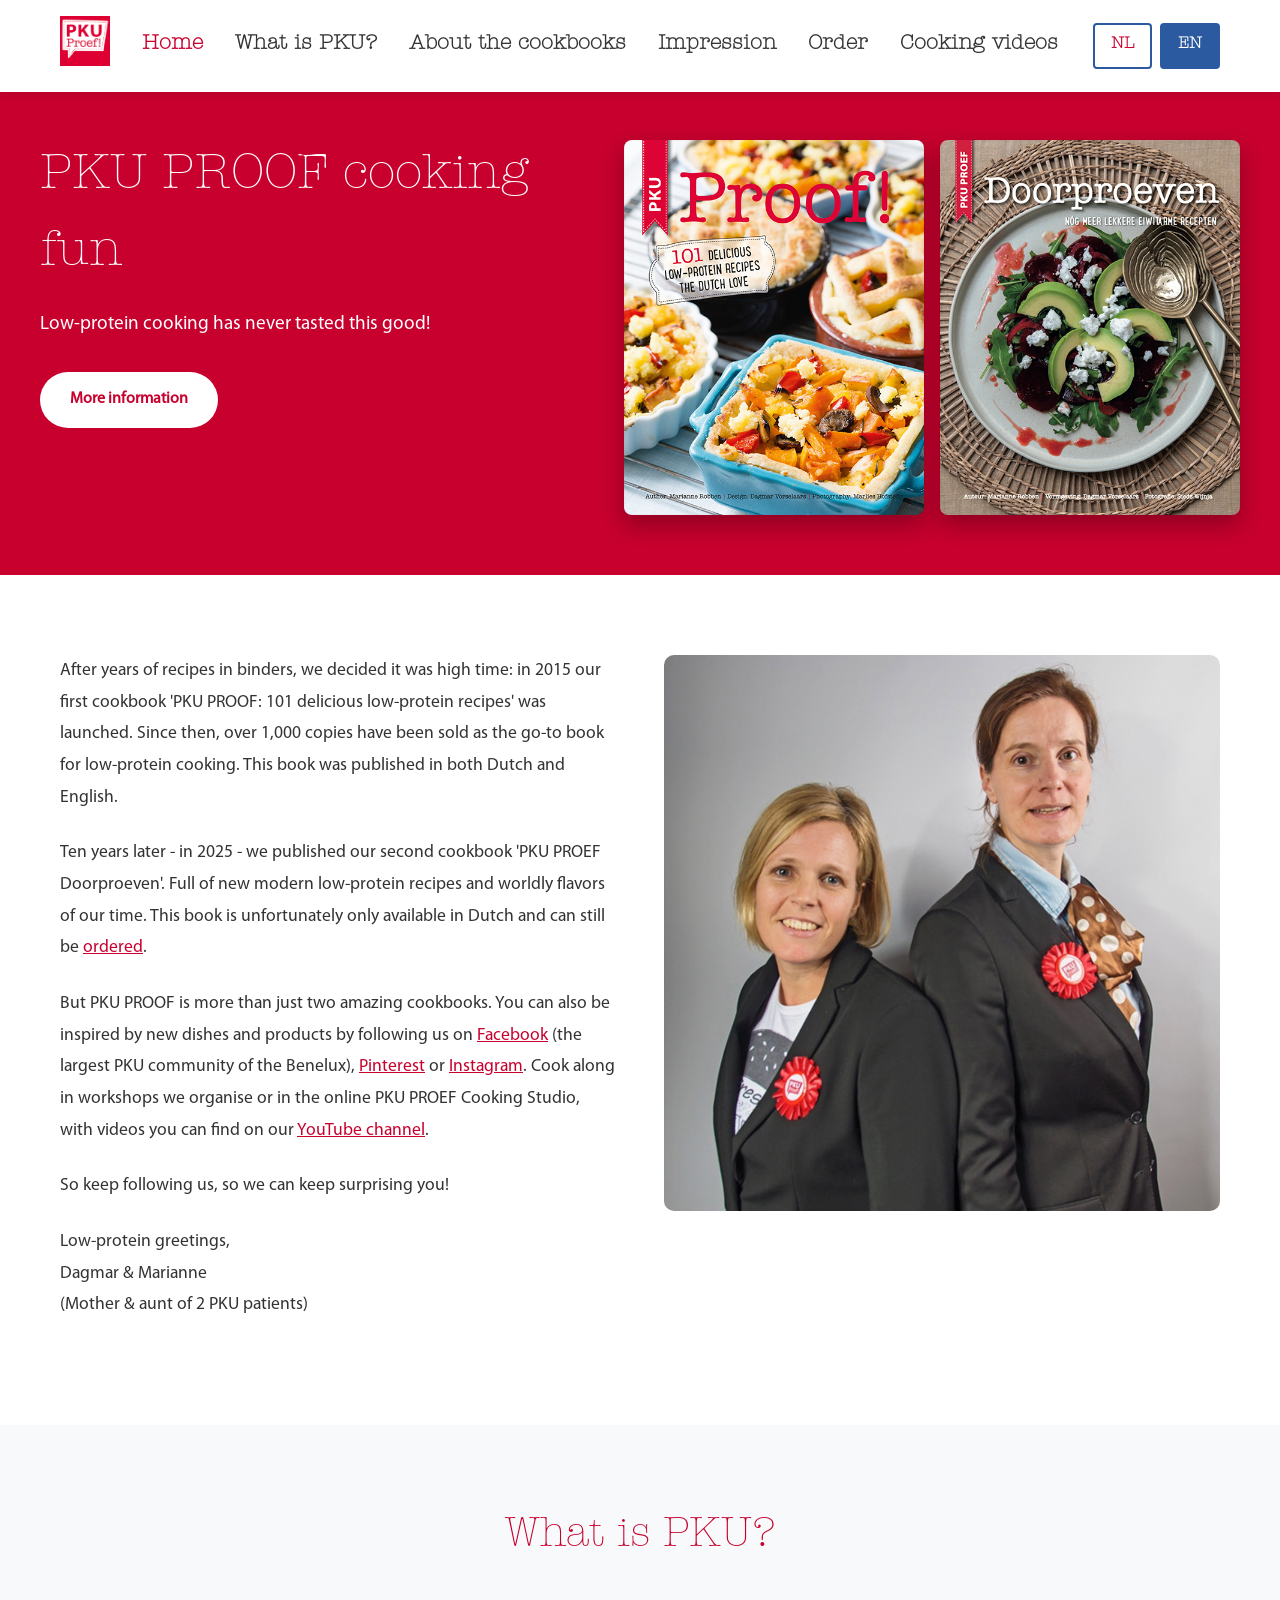
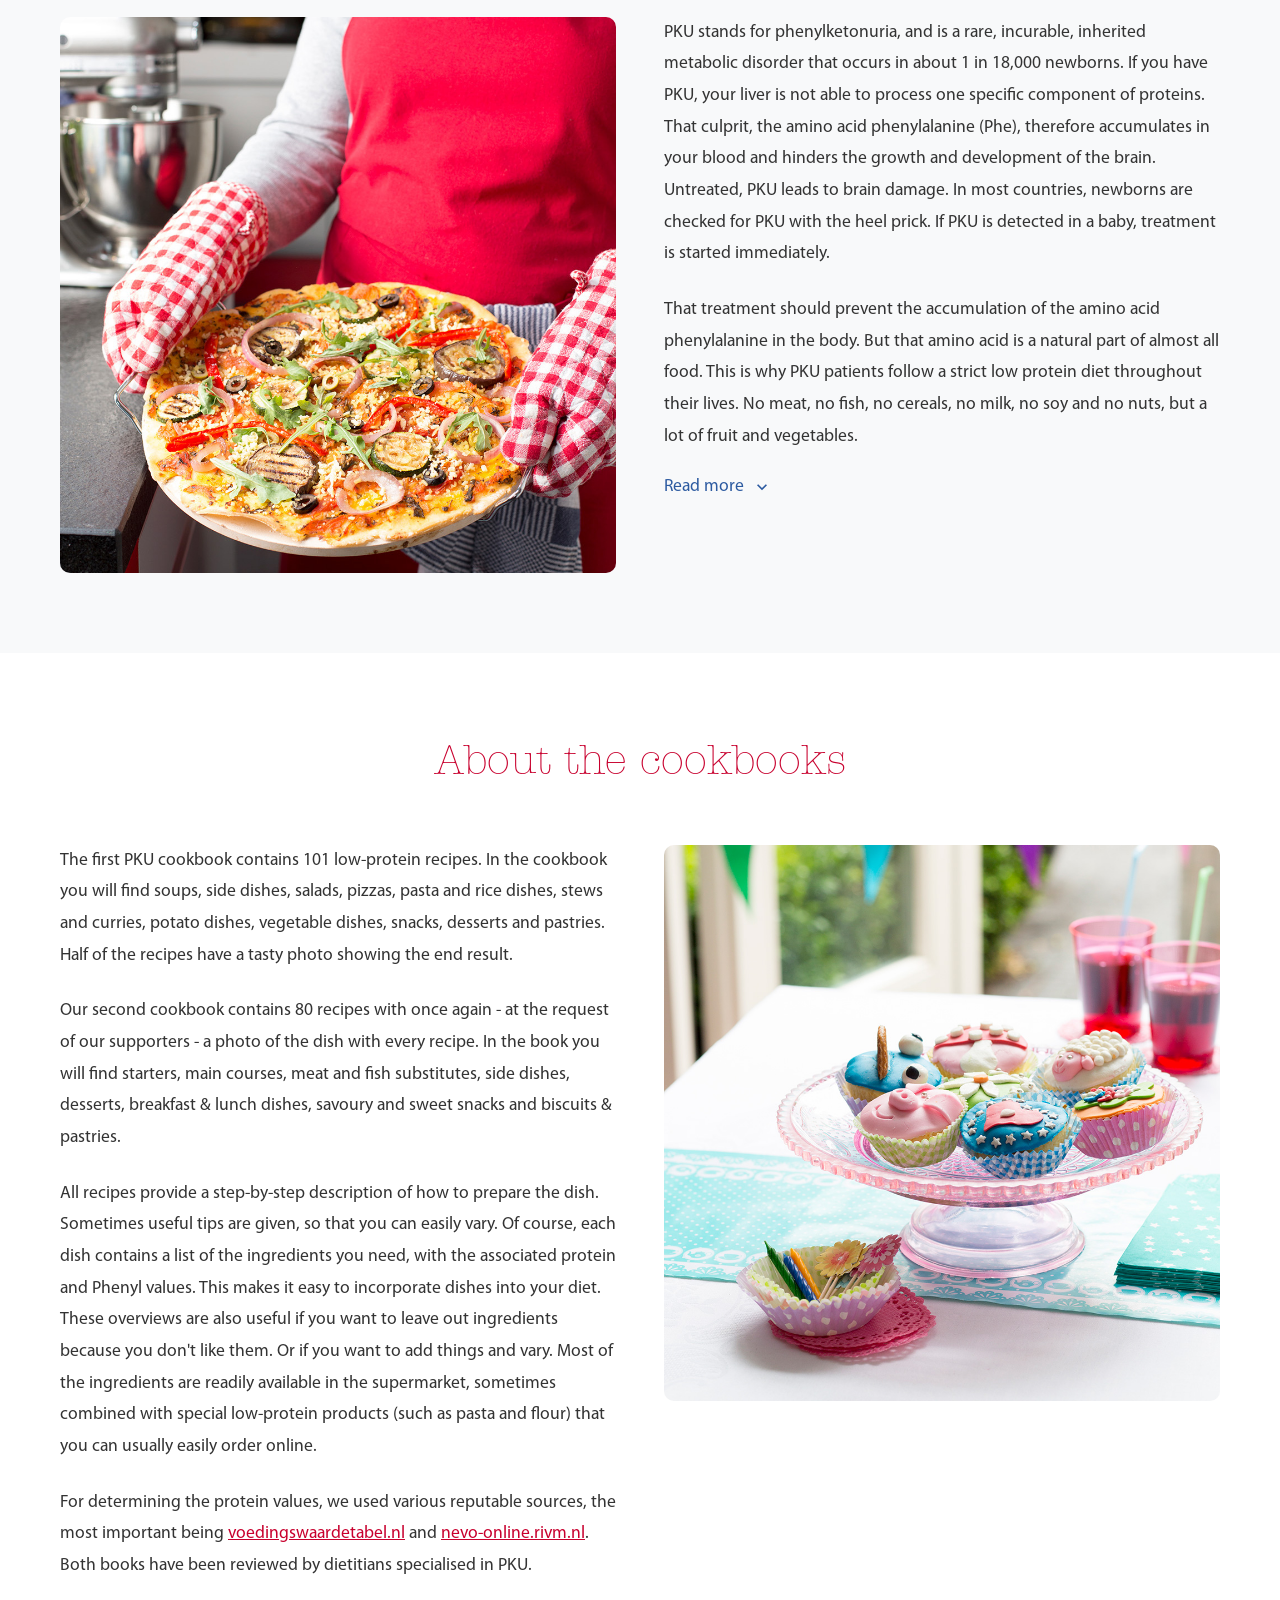
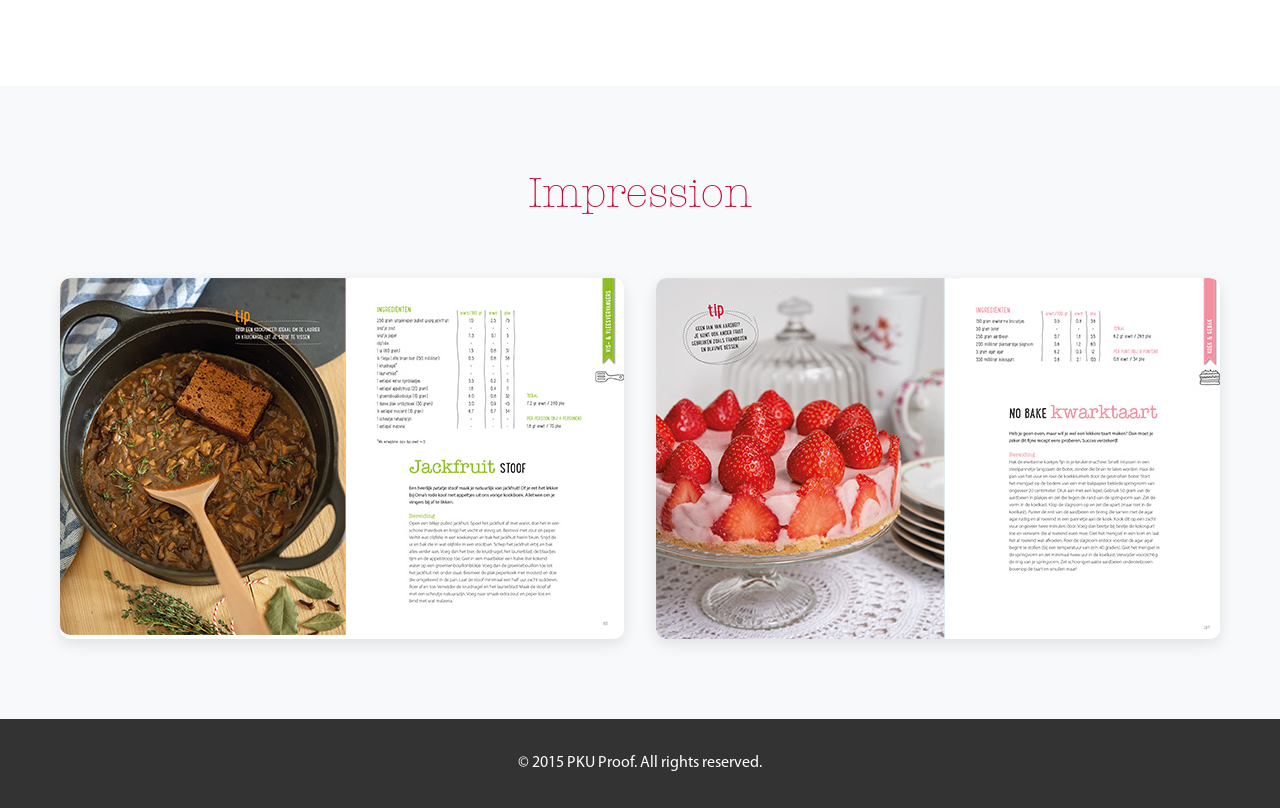
<file: index.html>
<!DOCTYPE html>
<html lang="nl">
<head>
    <meta charset="UTF-8">
    <meta name="viewport" content="width=device-width, initial-scale=1.0">
    <title>PKU Kookboek - Redirect</title>
    <link rel="alternate" hreflang="nl" href="https://pkuproef.nl/nl/">
    <link rel="alternate" hreflang="en" href="https://pkuproef.nl/en/">
    <link rel="alternate" hreflang="x-default" href="https://pkuproef.nl/nl/">
    <meta http-equiv="refresh" content="0; url=nl/index.html">
    <script>
        // Redirect naar NL versie (of EN op basis van browser taal)
        const userLang = navigator.language || navigator.userLanguage;
        if (userLang.startsWith('en')) {
            window.location.href = 'en/index.html';
        } else {
            window.location.href = 'nl/index.html';
        }
    </script>
</head>
<body>
    <p>Redirecting... / Doorverwijzen...</p>
    <p><a href="nl/index.html">Nederlands</a> | <a href="en/index.html">English</a></p>
</body>
</html>
</file>
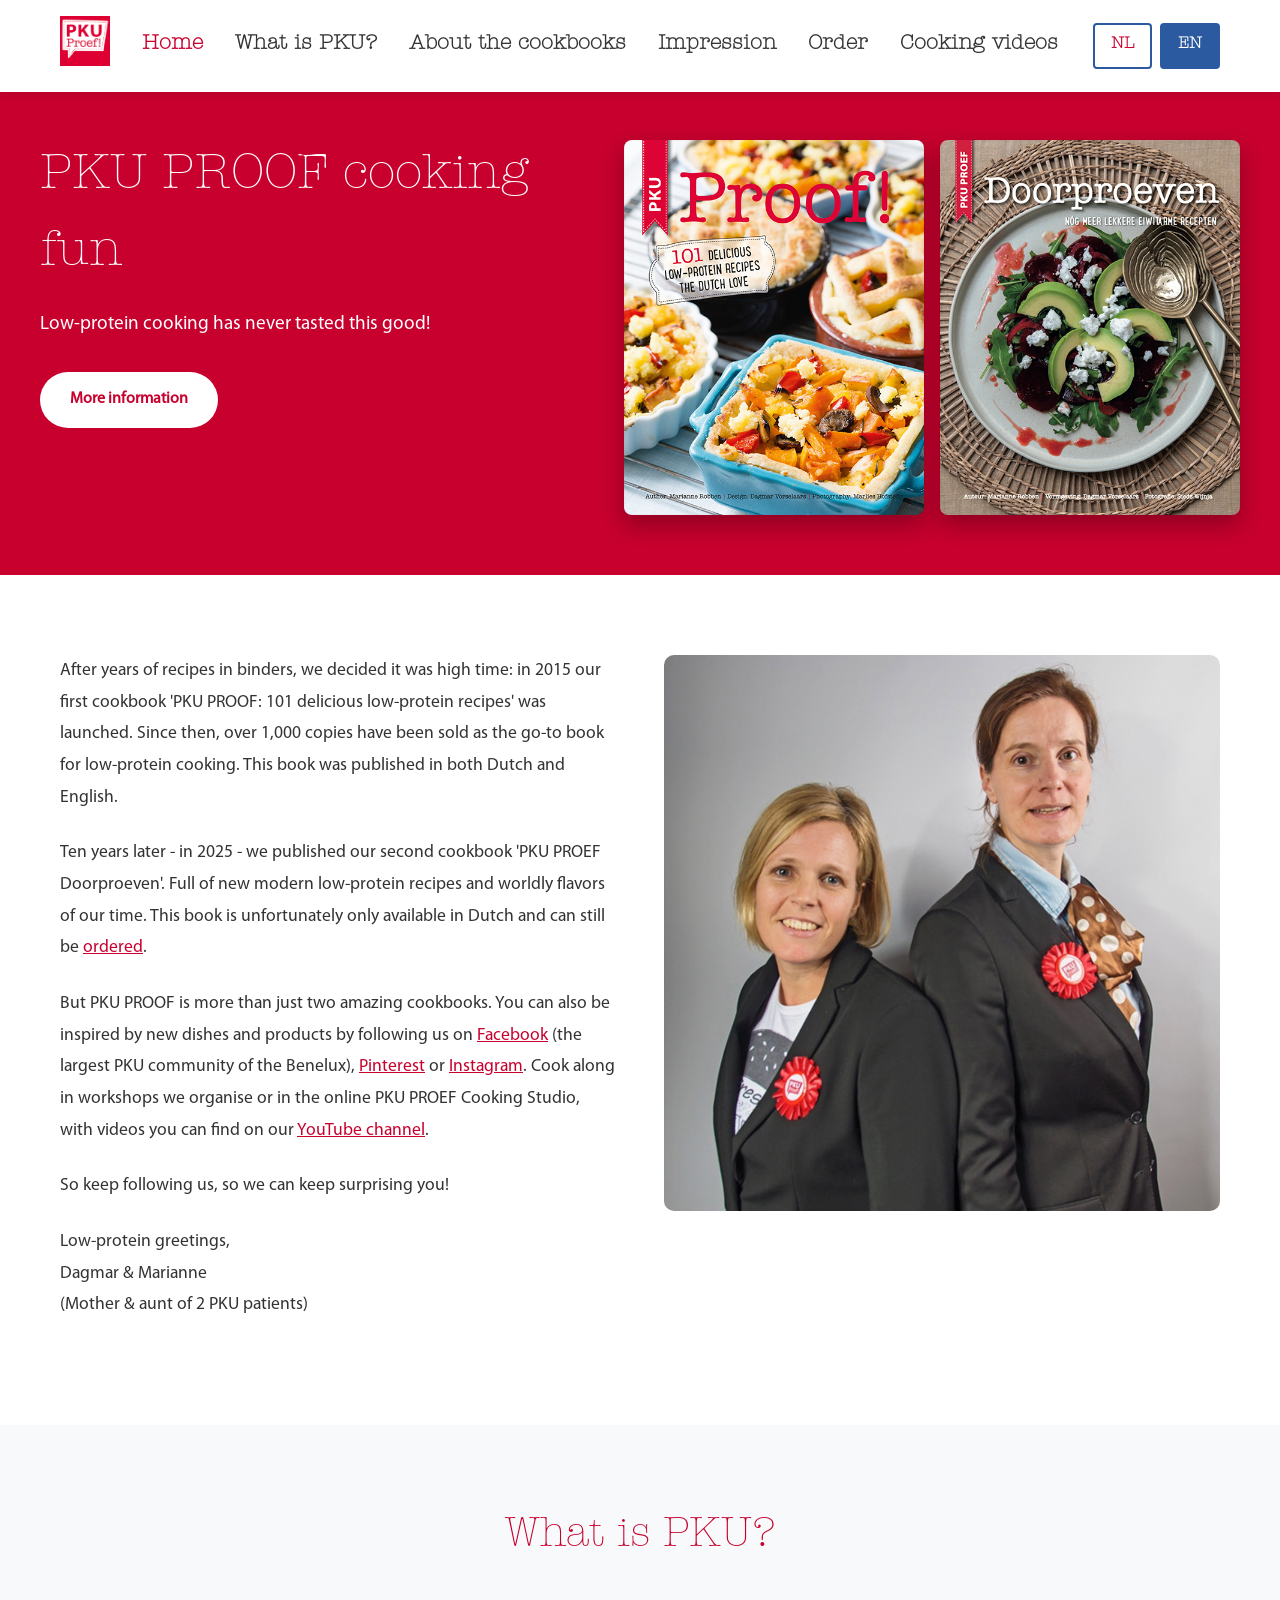
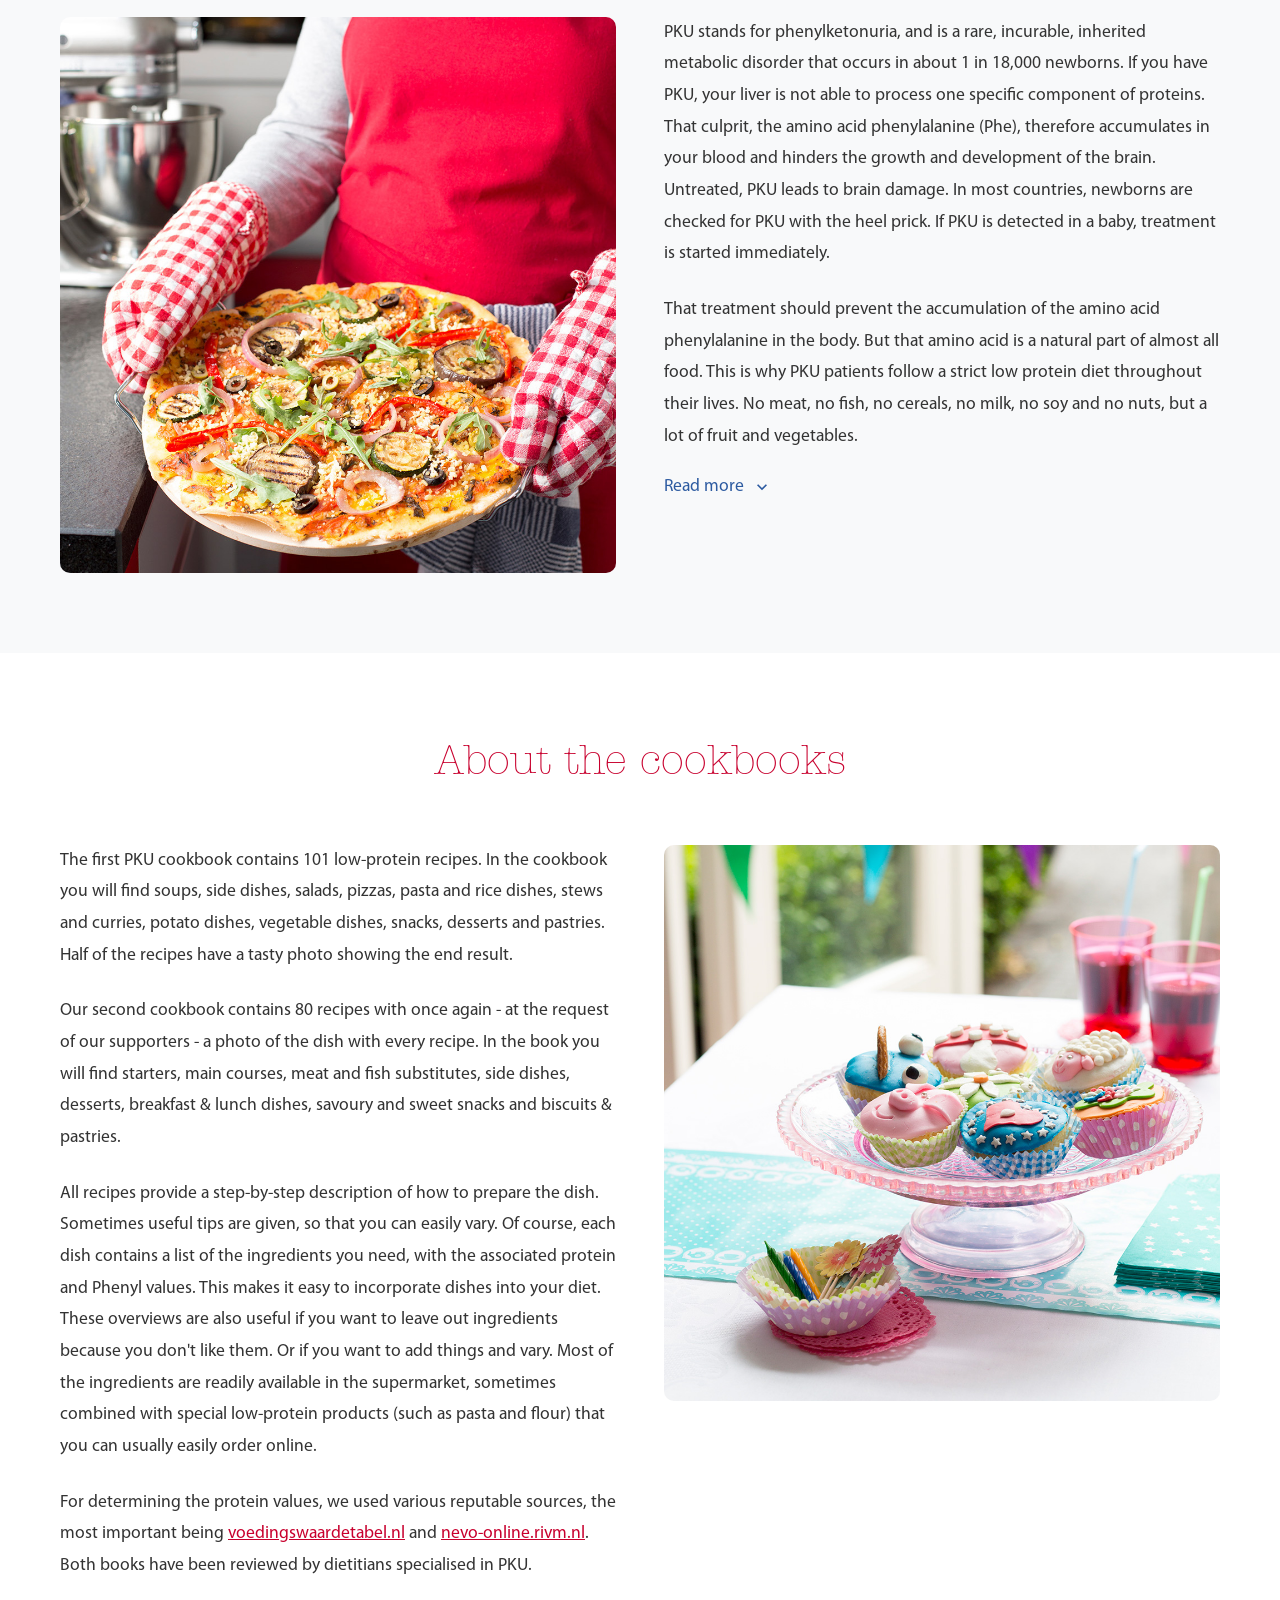
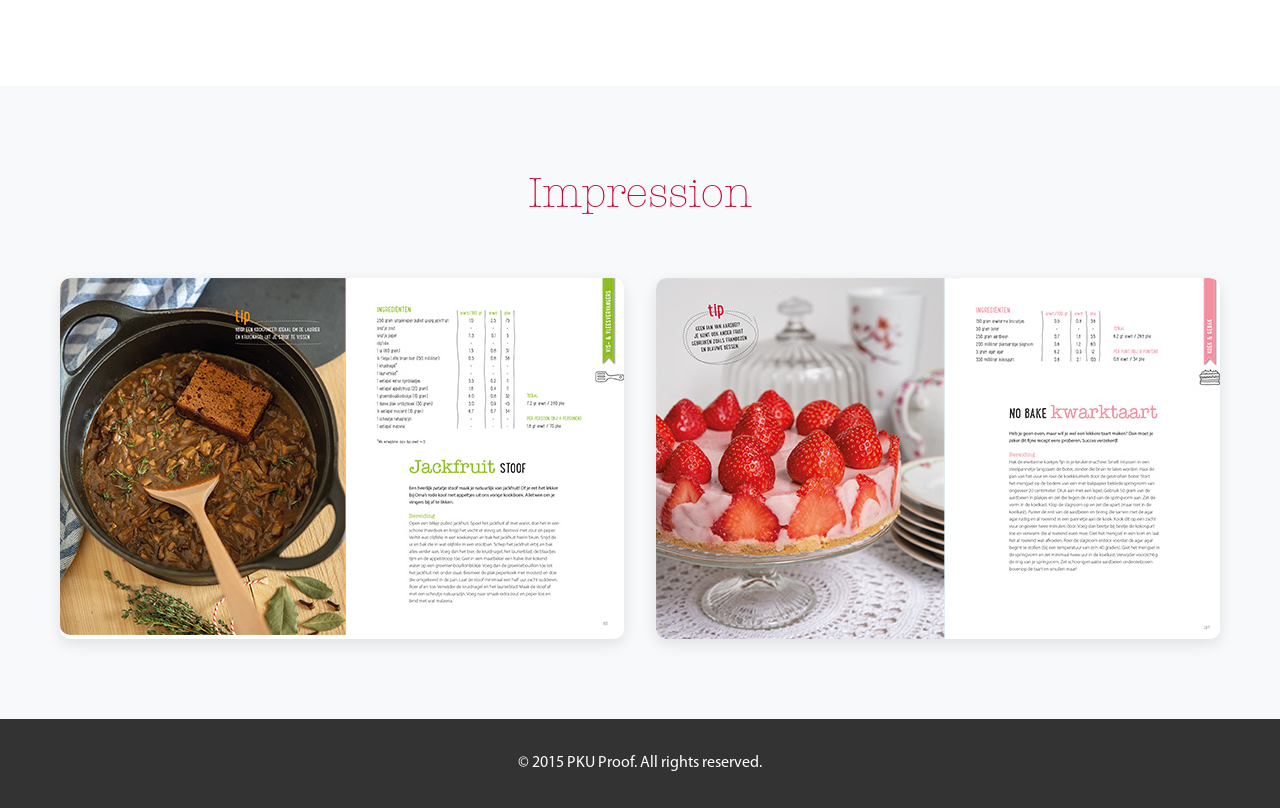
<file: en/index.html>
<!DOCTYPE html>
<html lang="en">
<head>
    <meta charset="UTF-8">
    <meta name="viewport" content="width=device-width, initial-scale=1.0">
    <title>PKU Cookbook</title>
    <link rel="alternate" hreflang="nl" href="https://pkuproef.nl/nl/">
    <link rel="alternate" hreflang="en" href="https://pkuproef.nl/en/">
    <link rel="alternate" hreflang="x-default" href="https://pkuproef.nl/nl/">
    <link rel="stylesheet" href="../styles.css">
    <script src="../menu.js"></script>
</head>
<body>
    <!-- SVG Sprite for icons -->
    <svg style="display: none;">
        <defs>
            <symbol id="chevron-down" viewBox="0 0 24 24">
                <path d="M7.41 8.59L12 13.17l4.59-4.58L18 10l-6 6-6-6 1.41-1.41z"/>
            </symbol>
            <symbol id="chevron-up" viewBox="0 0 24 24">
                <path d="M7.41 15.41L12 10.83l4.59 4.58L18 14l-6-6-6 6z"/>
            </symbol>
        </defs>
    </svg>

    <!-- Menu is loaded by menu.js -->

    <main>
        <section id="home" class="hero">
            <div class="hero-container">
                <div class="hero-content">
                    <h1>PKU PROOF cooking fun</h1>
                    <p>Low-protein cooking has never tasted this good!</p>
                    <a href="#what-is-pku" class="cta-button">More information</a>
                </div>
                <div class="hero-images">
                    <img src="../Images/PKU-Proof-Part-1-Cover-English-Version.png" alt="PKU Cookbook Part 1" class="cover-image">
                    <img src="../Images/PKU-Proef-Deel-2-Cover.png" alt="PKU Kookboek Deel 2" class="cover-image">
                </div>
            </div>
        </section>

        <section class="content-section">
            <div class="container">
                <div class="content-grid">
                    <div class="text-content">
                        <p>After years of recipes in binders, we decided it was high time: in 2015 our first cookbook 'PKU PROOF: 101 delicious low-protein recipes' was launched. Since then, over 1,000 copies have been sold as the go-to book for low-protein cooking. This book was published in both Dutch and English.</p>

                        <p>Ten years later - in 2025 - we published our second cookbook 'PKU PROEF Doorproeven'. Full of new modern low-protein recipes and worldly flavors of our time. This book is unfortunately only available in Dutch and can still be <a href='order.html'>ordered</a>.</p>

                        <p>But PKU PROOF is more than just two amazing cookbooks. You can also be inspired by new dishes and products by following us on <a href='https://www.facebook.com/PKUPROEF' target='_blank'>Facebook</a> (the largest PKU community of the Benelux), <a href='https://nl.pinterest.com/pkuproef/' target='_blank'>Pinterest</a> or <a href='https://www.instagram.com/pku_proef/' target='_blank'>Instagram</a>. Cook along in workshops we organise or in the online PKU PROEF Cooking Studio, with videos you can find on our <a href='https://www.youtube.com/@PkuproefNlKookstudio' target='_blank'>YouTube channel</a>.</p>

                        <p>So keep following us, so we can keep surprising you!</p>

                        <p>Low-protein greetings,<br>Dagmar &amp; Marianne<br>(Mother &amp; aunt of 2 PKU patients)</p>
                    </div>
                    <div class="image-placeholder">
                        <img src="../Images/PKU_PROEF_Dagmar_en_Marianne.jpg" alt="Dagmar and Marianne of PKU PROOF">
                    </div>
                </div>
            </div>
        </section>

        <section id="what-is-pku" class="content-section alt-bg">
            <div class="container">
                <h2>What is PKU?</h2>
                <div class="content-grid">
                    <div class="image-placeholder">
                        <img src="../Images/PKU_Proef_pizza.jpg" alt="PKU PROOF Pizza">
                    </div>
                    <div class="text-content">
                        <div id="pku-text-container" class="pku-text-collapsed">
                            <p>PKU stands for phenylketonuria, and is a rare, incurable, inherited metabolic disorder that occurs in about 1 in 18,000 newborns. If you have PKU, your liver is not able to process one specific component of proteins. That culprit, the amino acid phenylalanine (Phe), therefore accumulates in your blood and hinders the growth and development of the brain. Untreated, PKU leads to brain damage. In most countries, newborns are checked for PKU with the heel prick. If PKU is detected in a baby, treatment is started immediately.</p>
                            <p>That treatment should prevent the accumulation of the amino acid phenylalanine in the body. But that amino acid is a natural part of almost all food. This is why PKU patients follow a strict low protein diet throughout their lives. No meat, no fish, no cereals, no milk, no soy and no nuts, but a lot of fruit and vegetables.</p>

                            <div id="pku-text-extra" style="display: none;">
                                <p>Because you get too few nutrients in this diet, PKU patients take a special Phe-free preparation several times a day, which contains all the missing amino acids and minerals. PKU patients are under the strict supervision of a dietitian, regularly go to the hospital and regularly send blood from their finger (auch!) to check their protein housekeeping.</p>
                                <p>If you follow the diet and take your preparations, you can lead a relatively 'normal' life. More information about the medical side of PKU and new developments can be found on the website of the <a href='https://pkuvereniging.nl/' target='_blank'>PKU Vereniging</a> (Dutch PKU Association).</p>
                            </div>

                            <button id="toggle-pku-text" onclick="togglePKUText()" class="read-more-btn">
                                <span class="toggle-text">Read more</span>
                                <svg class="chevron-icon" width="20" height="20" fill="currentColor">
                                    <use href="#chevron-down"></use>
                                </svg>
                            </button>
                        </div>
                    </div>
                </div>
            </div>
        </section>

        <section id="ontstaan" class="content-section">
            <div class="container">
                <h2>About the cookbooks</h2>
                <div class="content-grid">
                    <div class="text-content">
                        <p>The first PKU cookbook contains 101 low-protein recipes. In the cookbook you will find soups, side dishes, salads, pizzas, pasta and rice dishes, stews and curries, potato dishes, vegetable dishes, snacks, desserts and pastries. Half of the recipes have a tasty photo showing the end result.</p>

                        <p>Our second cookbook contains 80 recipes with once again - at the request of our supporters - a photo of the dish with every recipe. In the book you will find starters, main courses, meat and fish substitutes, side dishes, desserts, breakfast &amp; lunch dishes, savoury and sweet snacks and biscuits &amp; pastries.</p>

                        <p>All recipes provide a step-by-step description of how to prepare the dish. Sometimes useful tips are given, so that you can easily vary. Of course, each dish contains a list of the ingredients you need, with the associated protein and Phenyl values. This makes it easy to incorporate dishes into your diet. These overviews are also useful if you want to leave out ingredients because you don't like them. Or if you want to add things and vary. Most of the ingredients are readily available in the supermarket, sometimes combined with special low-protein products (such as pasta and flour) that you can usually easily order online.</p>

                        <p>For determining the protein values, we used various reputable sources, the most important being <a href="https://www.voedingswaardetabel.nl/" target="_blank">voedingswaardetabel.nl</a> and <a href="https://nevo-online.rivm.nl/" target="_blank">nevo-online.rivm.nl</a>. Both books have been reviewed by dietitians specialised in PKU.</p>
                    </div>
                    <div class="image-placeholder">
                        <img src="../Images/PKU-Proef-Cupcakes.jpg" alt="PKU PROOF Cupcakes">
                    </div>
                </div>
            </div>
        </section>

        <section id="over-kookboek" class="content-section alt-bg">
            <div class="container">
                <h2>Impression</h2>
                <div class="features-grid features-grid-two">
                    <div class="feature-card feature-card-image">
                        <img src="../Images/Sfeerimpressie-PKU-Doorproeven_Stoof-small.jpg" alt="PKU Stew">
                    </div>
                    <div class="feature-card feature-card-image">
                        <img src="../Images/Sfeerimpressie-PKU-Doorproeven_Verjaardagstaart-small.jpg" alt="PKU Birthday Cake">
                    </div>
                </div>
            </div>
        </section>
    </main>

    <footer>
        <div class="container">
            <p>&copy; 2015 PKU Proof. All rights reserved.</p>
        </div>
    </footer>

    <script src="../script.js"></script>
</body>
</html>
</file>
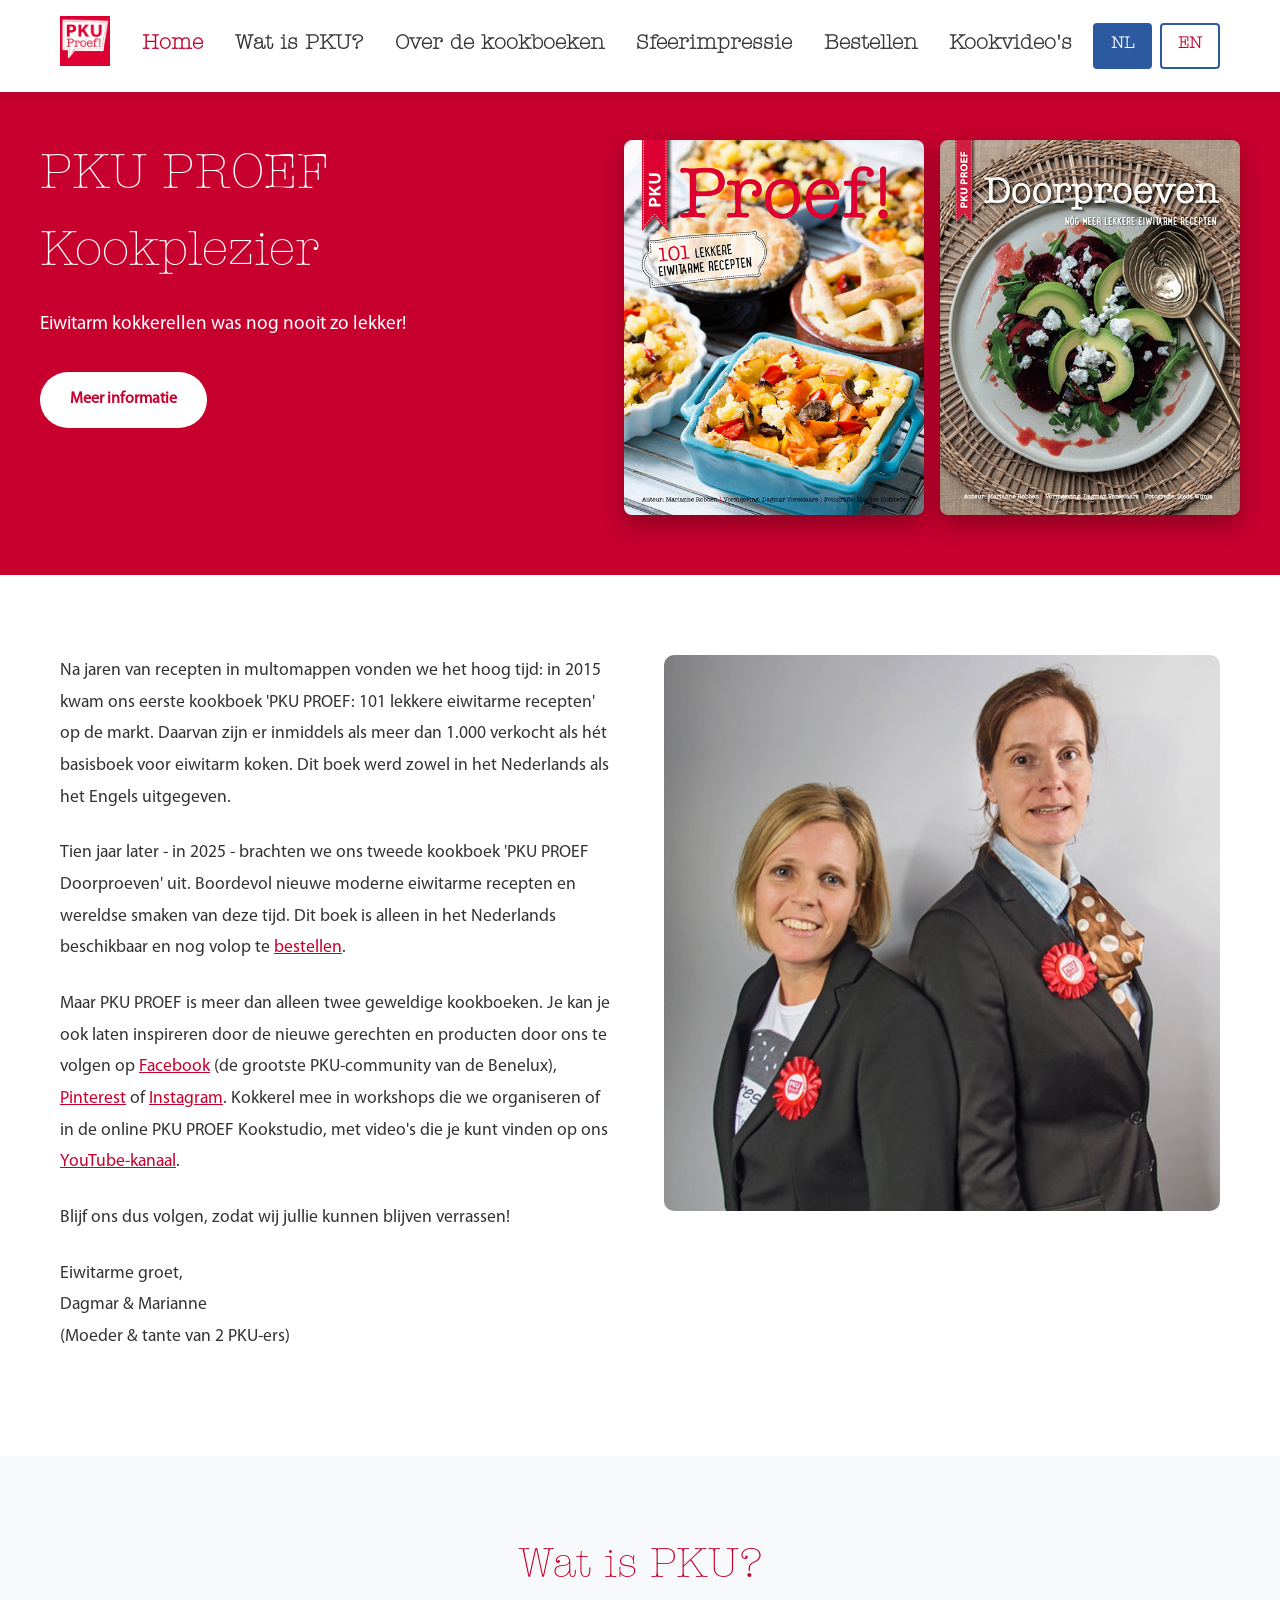
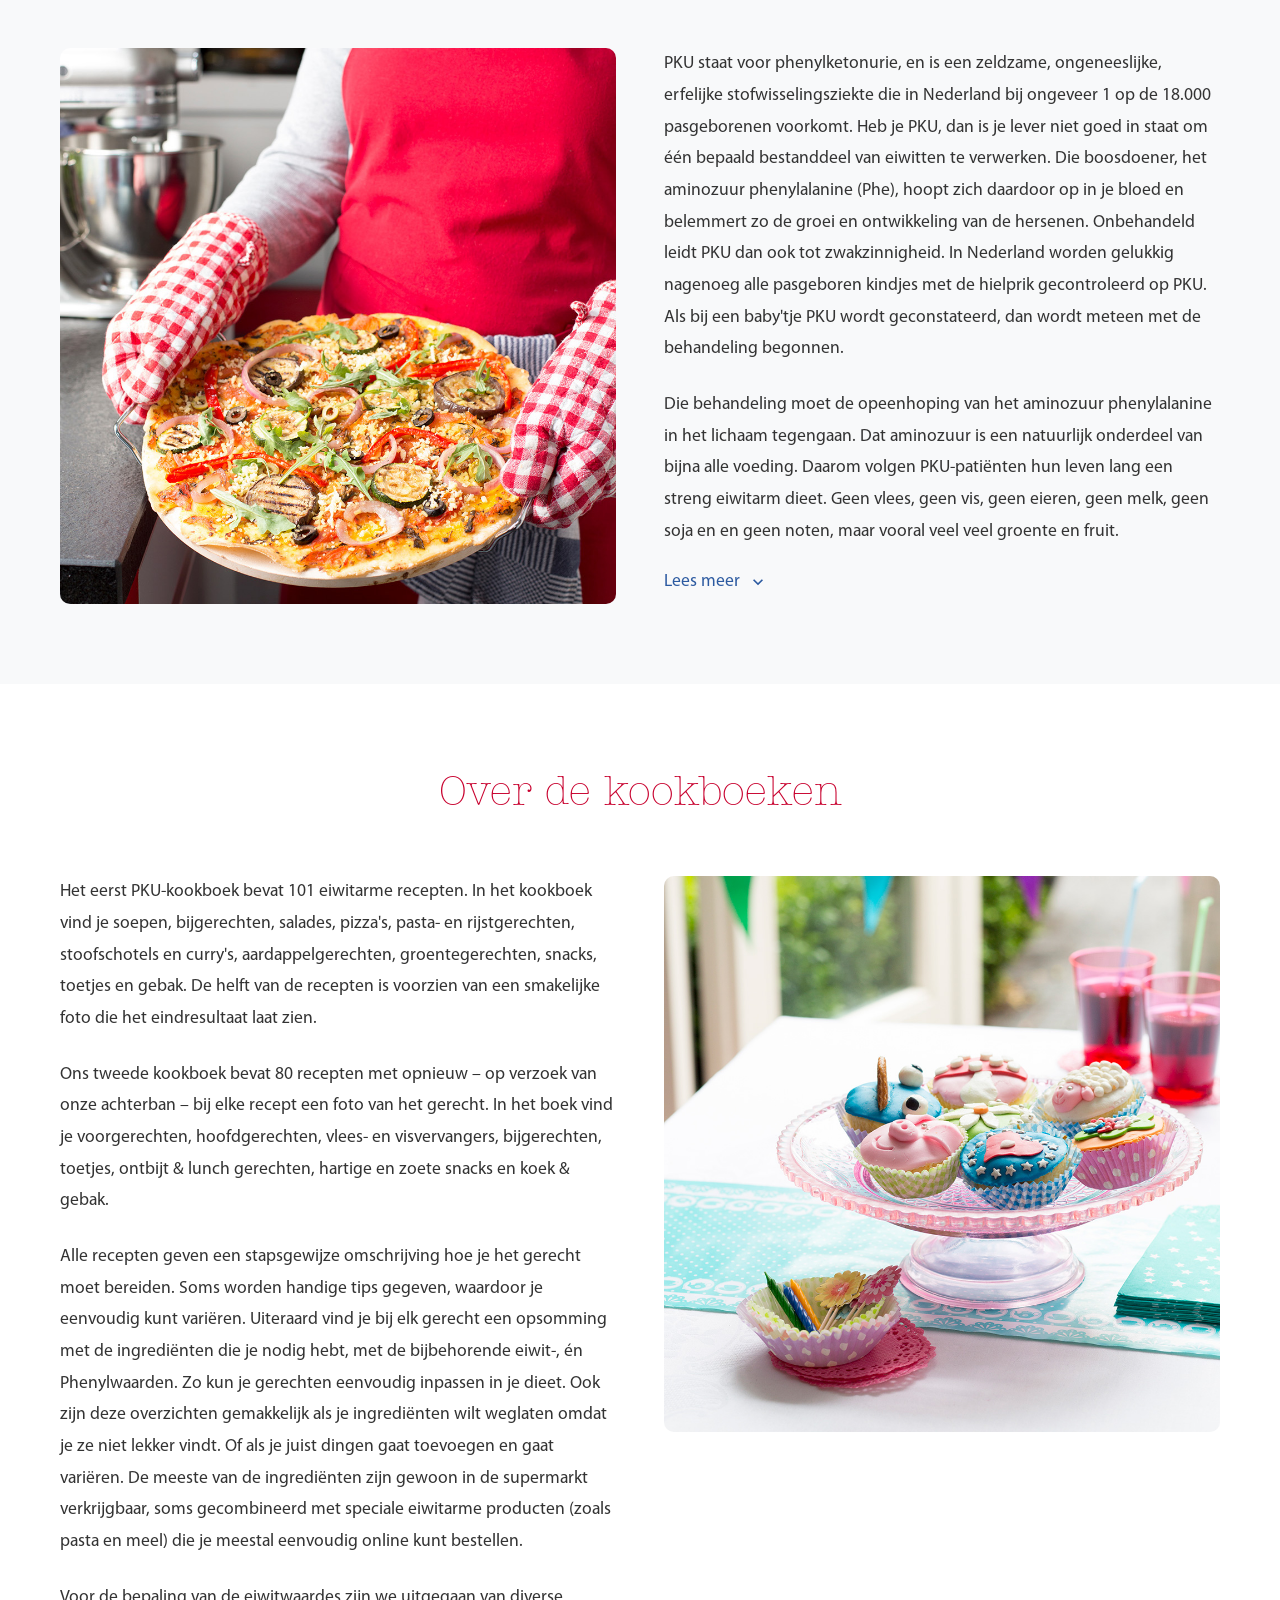
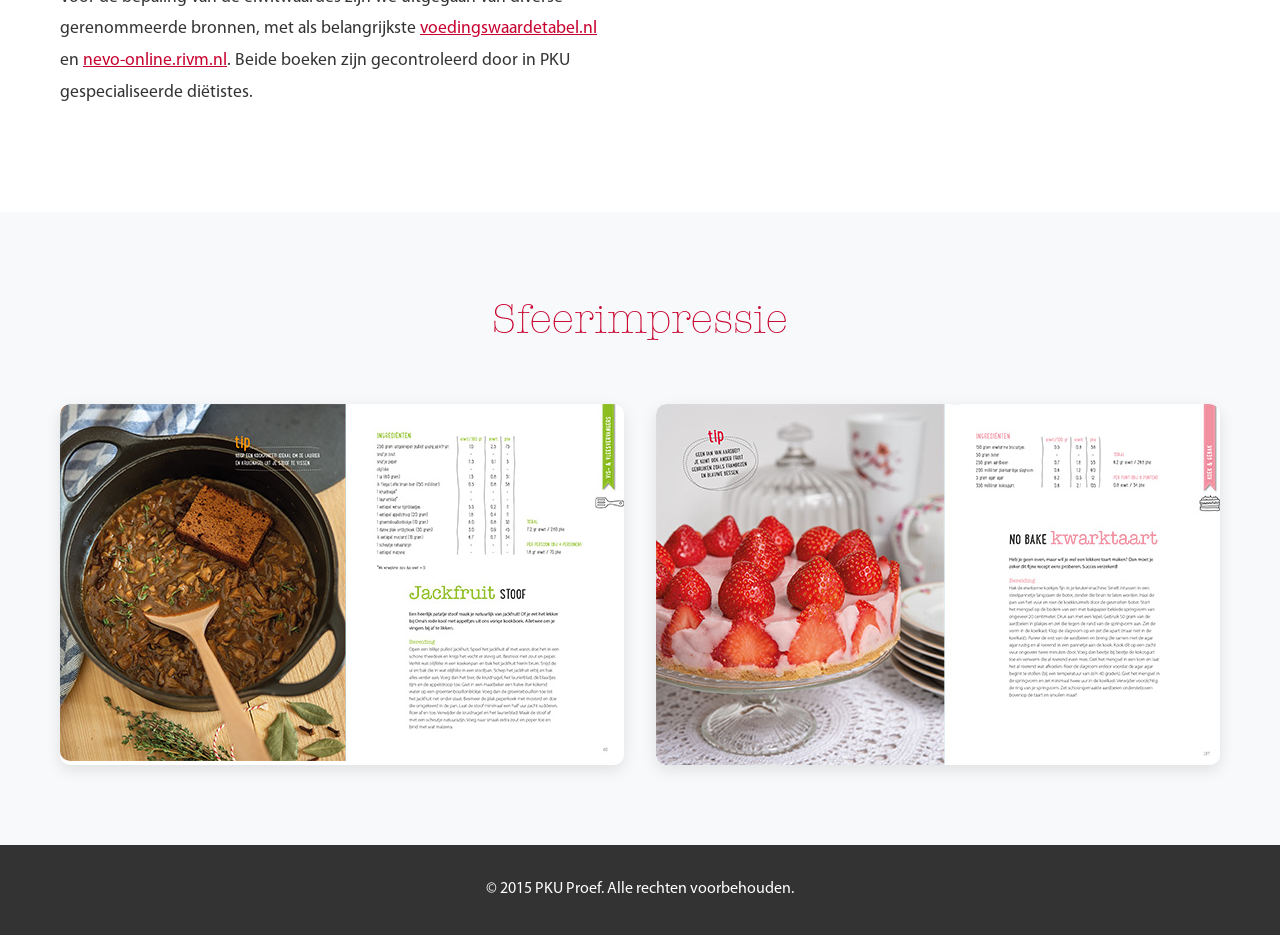
<file: nl/index.html>
<!DOCTYPE html>
<html lang="nl">
<head>
    <meta charset="UTF-8">
    <meta name="viewport" content="width=device-width, initial-scale=1.0">
    <title>PKU Kookboek</title>
    <link rel="alternate" hreflang="nl" href="https://pkuproef.nl/nl/">
    <link rel="alternate" hreflang="en" href="https://pkuproef.nl/en/">
    <link rel="alternate" hreflang="x-default" href="https://pkuproef.nl/nl/">
    <link rel="stylesheet" href="../styles.css">
    <script src="../menu.js"></script>
</head>
<body>
    <!-- SVG Sprite voor iconen -->
    <svg style="display: none;">
        <defs>
            <symbol id="chevron-down" viewBox="0 0 24 24">
                <path d="M7.41 8.59L12 13.17l4.59-4.58L18 10l-6 6-6-6 1.41-1.41z"/>
            </symbol>
            <symbol id="chevron-up" viewBox="0 0 24 24">
                <path d="M7.41 15.41L12 10.83l4.59 4.58L18 14l-6-6-6 6z"/>
            </symbol>
        </defs>
    </svg>

    <!-- Menu wordt hier geladen door menu.js -->

    <main>
        <section id="home" class="hero">
            <div class="hero-container">
                <div class="hero-content">
                    <h1>PKU PROEF Kookplezier</h1>
                    <p>Eiwitarm kokkerellen was nog nooit zo lekker!</p>
                    <a href="#what-is-pku" class="cta-button">Meer informatie</a>
                </div>
                <div class="hero-images">
                    <img src="../Images/PKU-Proef-Deel-1-Cover.png" alt="PKU Kookboek Deel 1" class="cover-image">
                    <img src="../Images/PKU-Proef-Deel-2-Cover.png" alt="PKU Kookboek Deel 2" class="cover-image">
                </div>
            </div>
        </section>

        <section class="content-section">
            <div class="container">
                <div class="content-grid">
                    <div class="text-content">
                        <p>Na jaren van recepten in multomappen vonden we het hoog tijd: in 2015 kwam ons eerste kookboek 'PKU PROEF: 101 lekkere eiwitarme recepten' op de markt. Daarvan zijn er inmiddels als meer dan 1.000 verkocht als hét basisboek voor eiwitarm koken. Dit boek werd zowel in het Nederlands als het Engels uitgegeven.</p>

                        <p>Tien jaar later - in 2025 - brachten we ons tweede kookboek 'PKU PROEF Doorproeven' uit. Boordevol nieuwe moderne eiwitarme recepten en wereldse smaken van deze tijd. Dit boek is alleen in het Nederlands beschikbaar en nog volop te <a href='bestellen.html'>bestellen</a>.</p>

                        <p>Maar PKU PROEF is meer dan alleen twee geweldige kookboeken. Je kan je ook laten inspireren door de nieuwe gerechten en producten door ons te volgen op <a href='https://www.facebook.com/PKUPROEF' target='_blank'>Facebook</a> (de grootste PKU-community van de Benelux), <a href='https://nl.pinterest.com/pkuproef/' target='_blank'>Pinterest</a> of <a href='https://www.instagram.com/pku_proef/' target='_blank'>Instagram</a>. Kokkerel mee in workshops die we organiseren of in de online PKU PROEF Kookstudio, met video's die je kunt vinden op ons <a href='https://www.youtube.com/@PkuproefNlKookstudio' target='_blank'>YouTube-kanaal</a>.</p>

                        <p>Blijf ons dus volgen, zodat wij jullie kunnen blijven verrassen!</p>

                        <p>Eiwitarme groet,<br>Dagmar &amp; Marianne<br>(Moeder &amp; tante van 2 PKU-ers)</p>
                    </div>
                    <div class="image-placeholder">
                        <img src="../Images/PKU_PROEF_Dagmar_en_Marianne.jpg" alt="Dagmar en Marianne van PKU PROEF">
                    </div>
                </div>
            </div>
        </section>

        <section id="what-is-pku" class="content-section alt-bg">
            <div class="container">
                <h2>Wat is PKU?</h2>
                <div class="content-grid">
                    <div class="image-placeholder">
                        <img src="../Images/PKU_Proef_pizza.jpg" alt="PKU PROEF Pizza">
                    </div>
                    <div class="text-content">
                        <div id="pku-text-container" class="pku-text-collapsed">
                            <p>PKU staat voor phenylketonurie, en is een zeldzame, ongeneeslijke, erfelijke stofwisselingsziekte die in Nederland bij ongeveer 1 op de 18.000 pasgeborenen voorkomt. Heb je PKU, dan is je lever niet goed in staat om één bepaald bestanddeel van eiwitten te verwerken. Die boosdoener, het aminozuur phenylalanine (Phe), hoopt zich daardoor op in je bloed en belemmert zo de groei en ontwikkeling van de hersenen. Onbehandeld leidt PKU dan ook tot zwakzinnigheid. In Nederland worden gelukkig nagenoeg alle pasgeboren kindjes met de hielprik gecontroleerd op PKU. Als bij een baby'tje PKU wordt geconstateerd, dan wordt meteen met de behandeling begonnen.</p>
                            <p>Die behandeling moet de opeenhoping van het aminozuur phenylalanine in het lichaam tegengaan. Dat aminozuur is een natuurlijk onderdeel van bijna alle voeding. Daarom volgen PKU-patiënten hun leven lang een streng eiwitarm dieet. Geen vlees, geen vis, geen eieren, geen melk, geen soja en en geen noten, maar vooral veel veel groente en fruit.</p>

                            <div id="pku-text-extra" style="display: none;">
                                <p>Omdat je bij dit dieet te weinig voedingsstoffen binnenkrijgt, nemen PKU'ers enkele keren per dag een speciaal Phe-vrij preparaat, waarin alle ontbrekende aminozuren en mineralen zitten. PKU'ers staan onder streng toezicht van een diëtist, gaan regelmatig voor controle naar de (kinder)arts en moeten regelmatig bloedprikken voor controle van de eiwitopbouw om te checken.</p>
                                <p>Als je het dieet volgt en je preparaten neemt, dan kun je een relatief 'normaal' leven leiden. Meer informatie over de medische kant van PKU en nieuwe ontwikkelingen kun je vinden op de site van de <a href='https://pkuvereniging.nl/' target='_blank'>PKU Vereniging</a>.</p>
                            </div>

                            <button id="toggle-pku-text" onclick="togglePKUText()" class="read-more-btn">
                                <span class="toggle-text">Lees meer</span>
                                <svg class="chevron-icon" width="20" height="20" fill="currentColor">
                                    <use href="#chevron-down"></use>
                                </svg>
                            </button>
                        </div>
                    </div>
                </div>
            </div>
        </section>

        <section id="ontstaan" class="content-section">
            <div class="container">
                <h2>Over de kookboeken</h2>
                <div class="content-grid">
                    <div class="text-content">
                        <p>Het eerst PKU-kookboek bevat 101 eiwitarme recepten. In het kookboek vind je soepen, bijgerechten, salades, pizza's, pasta- en rijstgerechten, stoofschotels en curry's, aardappelgerechten, groentegerechten, snacks, toetjes en gebak. De helft van de recepten is voorzien van een smakelijke foto die het eindresultaat laat zien.</p>

                        <p>Ons tweede kookboek bevat 80 recepten met opnieuw – op verzoek van onze achterban – bij elke recept een foto van het gerecht. In het boek vind je voorgerechten, hoofdgerechten, vlees- en visvervangers, bijgerechten, toetjes, ontbijt &amp; lunch gerechten, hartige en zoete snacks en koek &amp; gebak.</p>

                        <p>Alle recepten geven een stapsgewijze omschrijving hoe je het gerecht moet bereiden. Soms worden handige tips gegeven, waardoor je eenvoudig kunt variëren. Uiteraard vind je bij elk gerecht een opsomming met de ingrediënten die je nodig hebt, met de bijbehorende eiwit-, én Phenylwaarden. Zo kun je gerechten eenvoudig inpassen in je dieet. Ook zijn deze overzichten gemakkelijk als je ingrediënten wilt weglaten omdat je ze niet lekker vindt. Of als je juist dingen gaat toevoegen en gaat variëren. De meeste van de ingrediënten zijn gewoon in de supermarkt verkrijgbaar, soms gecombineerd met speciale eiwitarme producten (zoals pasta en meel) die je meestal eenvoudig online kunt bestellen.</p>

                        <p>Voor de bepaling van de eiwitwaardes zijn we uitgegaan van diverse gerenommeerde bronnen, met als belangrijkste <a href="https://www.voedingswaardetabel.nl/" target="_blank">voedingswaardetabel.nl</a> en <a href="https://nevo-online.rivm.nl/" target="_blank">nevo-online.rivm.nl</a>. Beide boeken zijn gecontroleerd door in PKU gespecialiseerde diëtistes.</p>
                    </div>
                    <div class="image-placeholder">
                        <img src="../Images/PKU-Proef-Cupcakes.jpg" alt="PKU PROEF Cupcakes">
                    </div>
                </div>
            </div>
        </section>

        <section id="over-kookboek" class="content-section alt-bg">
            <div class="container">
                <h2>Sfeerimpressie</h2>
                <div class="features-grid features-grid-two">
                    <div class="feature-card feature-card-image">
                        <img src="../Images/Sfeerimpressie-PKU-Doorproeven_Stoof-small.jpg" alt="PKU Stoofgerecht">
                    </div>
                    <div class="feature-card feature-card-image">
                        <img src="../Images/Sfeerimpressie-PKU-Doorproeven_Verjaardagstaart-small.jpg" alt="PKU Verjaardagstaart">
                    </div>
                </div>
            </div>
        </section>
    </main>

    <footer>
        <div class="container">
            <p>&copy; 2015 PKU Proef. Alle rechten voorbehouden.</p>
        </div>
    </footer>

    <script src="../script.js"></script>
</body>
</html>
</file>
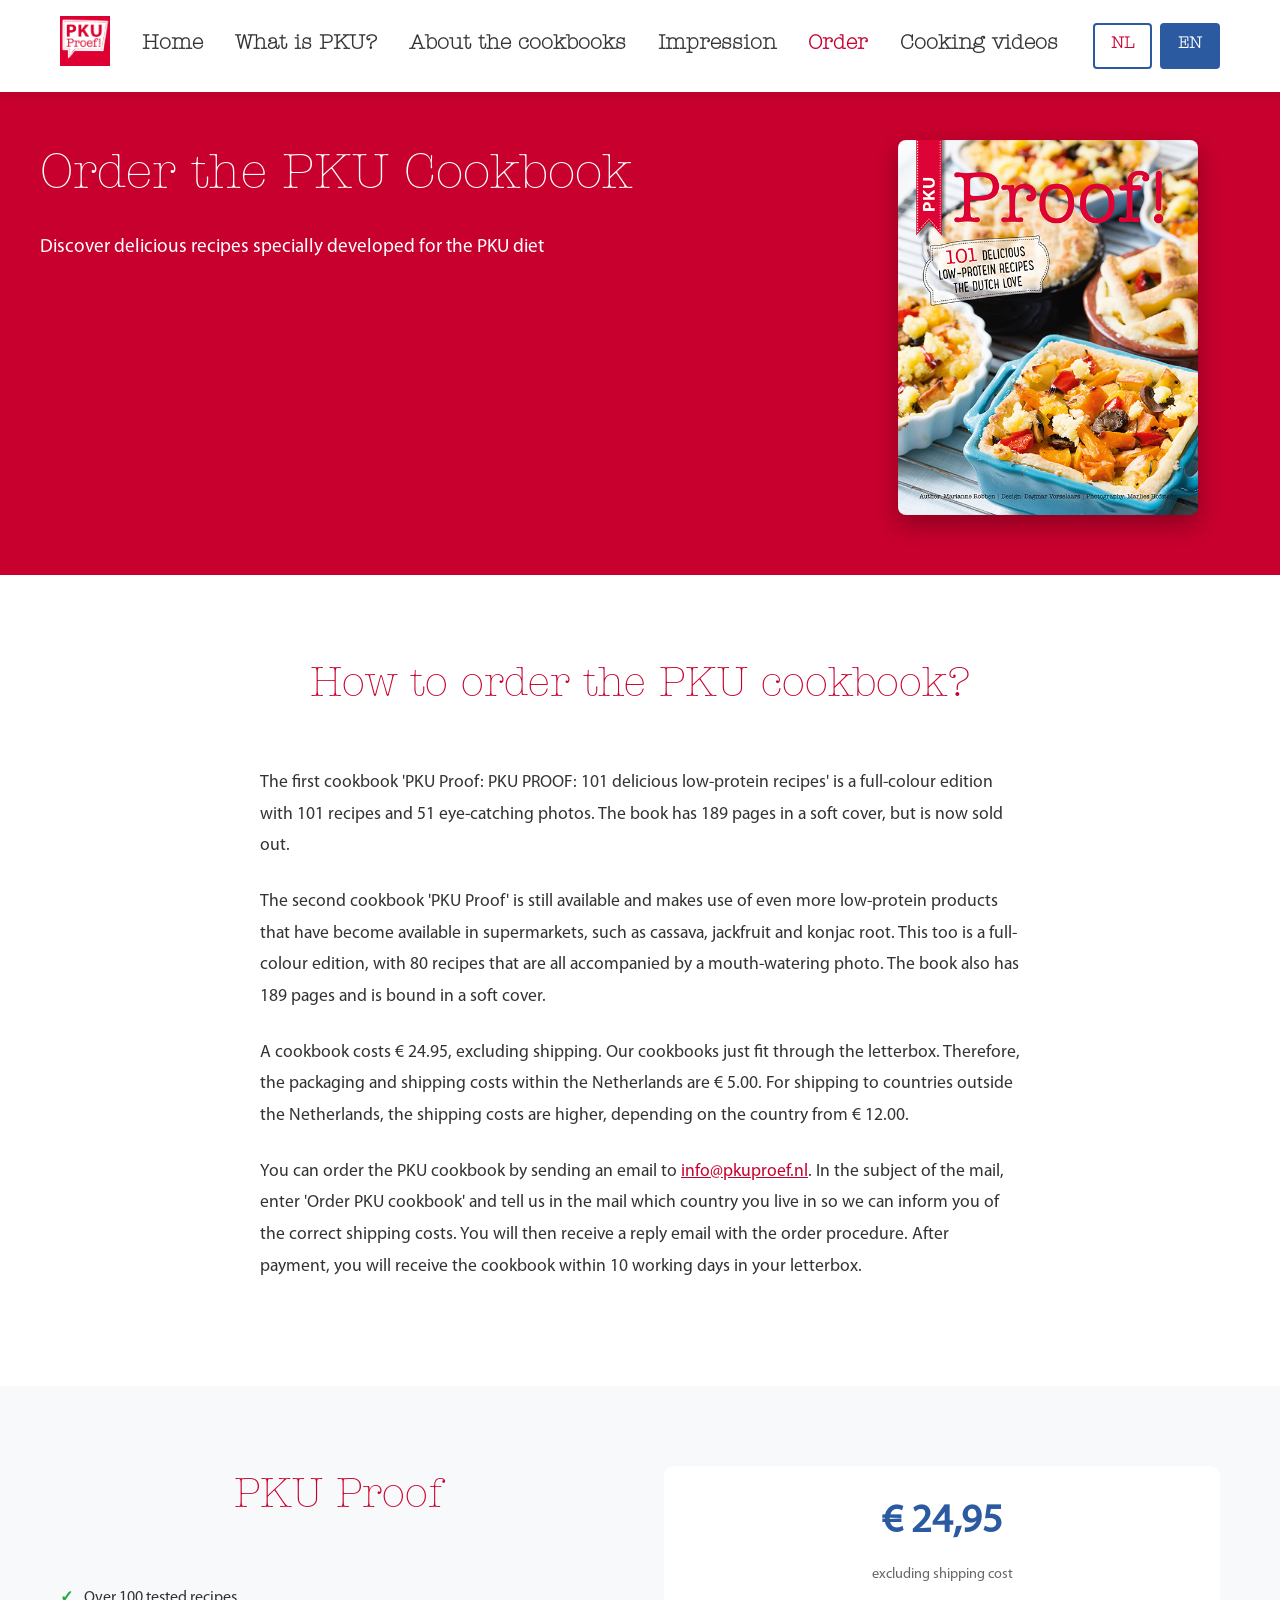
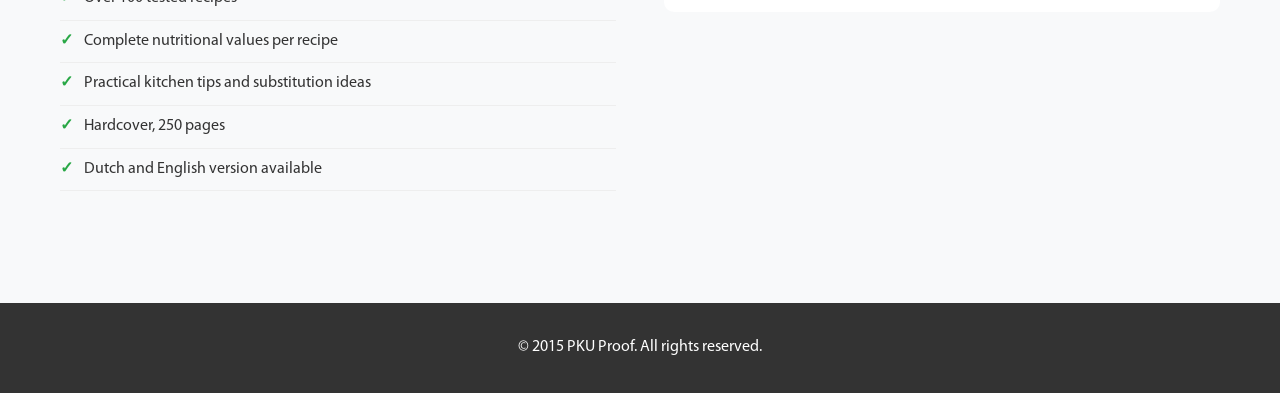
<file: en/order.html>
<!DOCTYPE html>
<html lang="en">
<head>
    <meta charset="UTF-8">
    <meta name="viewport" content="width=device-width, initial-scale=1.0">
    <title>Order - PKU Cookbook</title>
    <link rel="alternate" hreflang="nl" href="https://pkuproef.nl/nl/bestellen.html">
    <link rel="alternate" hreflang="en" href="https://pkuproef.nl/en/order.html">
    <link rel="alternate" hreflang="x-default" href="https://pkuproef.nl/nl/bestellen.html">
    <link rel="stylesheet" href="../styles.css">
    <script src="../menu.js"></script>
</head>
<body>
    <!-- SVG Sprite for icons -->
    <svg style="display: none;">
        <defs>
            <symbol id="chevron-down" viewBox="0 0 24 24">
                <path d="M7.41 8.59L12 13.17l4.59-4.58L18 10l-6 6-6-6 1.41-1.41z"/>
            </symbol>
            <symbol id="chevron-up" viewBox="0 0 24 24">
                <path d="M7.41 15.41L12 10.83l4.59 4.58L18 14l-6-6-6 6z"/>
            </symbol>
        </defs>
    </svg>

    <!-- Menu is loaded by menu.js -->

    <main>
        <section id="home" class="hero">
            <div class="hero-container">
                <div class="hero-content">
                    <h1>Order the PKU Cookbook</h1>
                    <p>Discover delicious recipes specially developed for the PKU diet</p>
                </div>
                <div class="hero-images">
                    <div class="cover-image-wrapper">
                        <img src="../Images/PKU-Proof-Part-1-Cover-English-Version.png" alt="PKU Cookbook Part 1" class="cover-image">
                    </div>
                </div>
            </div>
        </section>

        <section id="how-to-order" class="content-section narrow-content">
            <div class="container">
                <h2>How to order the PKU cookbook?</h2>
                <div class="text-content">
                    <p>The first cookbook 'PKU Proof: PKU PROOF: 101 delicious low-protein recipes' is a full-colour edition with 101 recipes and 51 eye-catching photos. The book has 189 pages in a soft cover, but is now sold out.</p>

                    <p>The second cookbook 'PKU Proof' is still available and makes use of even more low-protein products that have become available in supermarkets, such as cassava, jackfruit and konjac root. This too is a full-colour edition, with 80 recipes that are all accompanied by a mouth-watering photo. The book also has 189 pages and is bound in a soft cover.</p>

                    <p>A cookbook costs € 24.95, excluding shipping. Our cookbooks just fit through the letterbox. Therefore, the packaging and shipping costs within the Netherlands are € 5.00. For shipping to countries outside the Netherlands, the shipping costs are higher, depending on the country from € 12.00.</p>

                    <p>You can order the PKU cookbook by sending an email to <a href='mailto:info@pkuproef.nl?subject=Order%20PKU%20cookbook'>info@pkuproef.nl</a>. In the subject of the mail, enter 'Order PKU cookbook' and tell us in the mail which country you live in so we can inform you of the correct shipping costs. You will then receive a reply email with the order procedure. After payment, you will receive the cookbook within 10 working days in your letterbox.</p>

                </div>
            </div>
        </section>

        <section class="content-section alt-bg">
            <div class="container">
                <div class="content-grid">
                    <div class="text-content">
                        <h2>PKU Proof</h2>
                        <div class="book-specs">
                            <ul>
                                <li>Over 100 tested recipes</li>
                                <li>Complete nutritional values per recipe</li>
                                <li>Practical kitchen tips and substitution ideas</li>
                                <li>Hardcover, 250 pages</li>
                                <li>Dutch and English version available</li>
                            </ul>
                        </div>
                    </div>
                    <div class="price">
                        <span class="price-amount">€ 24,95</span>
                        <span class="price-note">excluding shipping cost</span>
                    </div>
                </div>
            </div>
        </section>

    </main>

    <footer>
        <div class="container">
            <p>&copy; 2015 PKU Proof. All rights reserved.</p>
        </div>
    </footer>

    <script src="../script.js"></script>

    <style>
        .nav-menu a.active {
            color: #2c5aa0;
            font-weight: bold;
        }

        .order-content {
            max-width: 1000px;
            margin: 0 auto;
        }

        .book-showcase {
            display: grid;
            grid-template-columns: 1fr 1fr;
            gap: 3rem;
            align-items: center;
            margin-bottom: 3rem;
        }

        .book-details h2 {
            color: #2c5aa0;
            margin-bottom: 1.5rem;
            font-size: 2rem;
        }

        .book-specs ul {
            list-style: none;
            margin-bottom: 2rem;
        }

        .book-specs li {
            padding: 0.5rem 0;
            border-bottom: 1px solid #eee;
            position: relative;
            padding-left: 1.5rem;
        }

        .book-specs li:before {
            content: "✓";
            color: #28a745;
            font-weight: bold;
            position: absolute;
            left: 0;
        }

        .price {
            text-align: center;
            background: #ffffff;
            padding: 1.5rem;
            border-radius: 10px;
        }

        .price-amount {
            display: block;
            font-size: 2.5rem;
            font-weight: bold;
            color: #2c5aa0;
            margin-bottom: 0.5rem;
        }

        .price-note {
            color: #666;
            font-size: 0.9rem;
        }

        .order-options {
            display: grid;
            grid-template-columns: repeat(auto-fit, minmax(300px, 1fr));
            gap: 2rem;
            margin-top: 2rem;
        }

        .option-card {
            background: white;
            padding: 2rem;
            border-radius: 10px;
            box-shadow: 0 5px 15px rgba(0,0,0,0.1);
            text-align: center;
        }

        .option-card h3 {
            color: #2c5aa0;
            margin-bottom: 1rem;
        }

        .option-card p {
            margin-bottom: 1.5rem;
            line-height: 1.6;
        }

        .order-button {
            display: inline-block;
            padding: 12px 24px;
            background: #2c5aa0;
            color: white;
            text-decoration: none;
            border-radius: 5px;
            font-weight: bold;
            transition: background 0.3s ease;
        }

        .order-button:hover {
            background: #1e3d72;
        }

        .contact-info {
            background: #e9ecef;
            padding: 1rem;
            border-radius: 5px;
            color: #2c5aa0;
        }

        .faq-section {
            max-width: 800px;
            margin: 0 auto;
        }

        .faq-item {
            background: white;
            margin-bottom: 1rem;
            border-radius: 10px;
            box-shadow: 0 2px 10px rgba(0,0,0,0.1);
            overflow: hidden;
        }

        .faq-item h3 {
            background: #2c5aa0;
            color: white;
            padding: 1rem 1.5rem;
            margin: 0;
            font-size: 1.1rem;
        }

        .faq-item p {
            padding: 1.5rem;
            margin: 0;
            line-height: 1.6;
        }

        @media (max-width: 768px) {
            .book-showcase {
                grid-template-columns: 1fr;
                gap: 2rem;
            }

            .order-options {
                grid-template-columns: 1fr;
            }

            .price-amount {
                font-size: 2rem;
            }
        }
    </style>
</body>
</html>
</file>
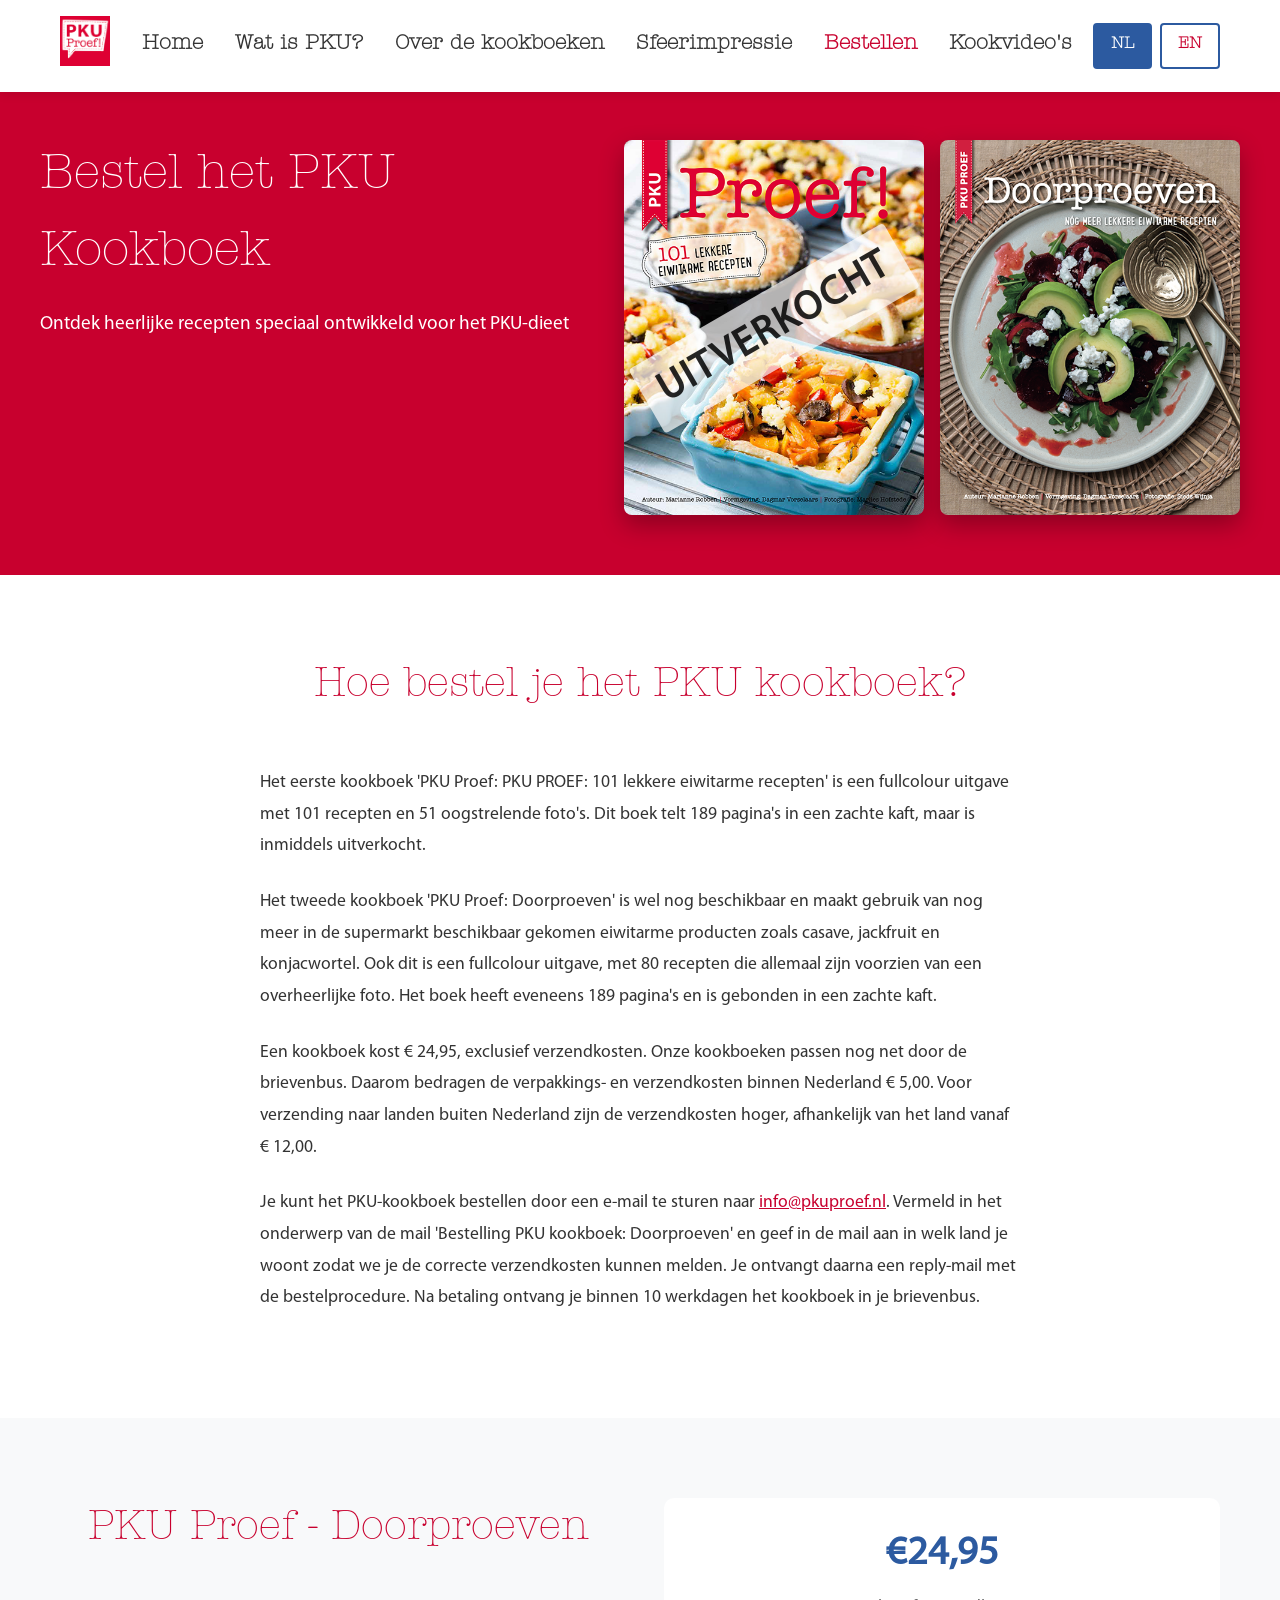
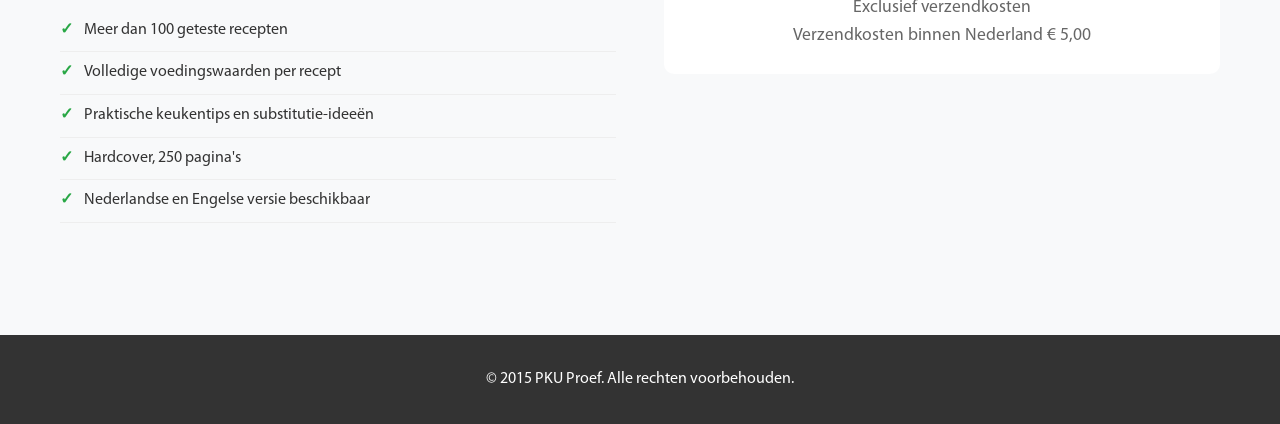
<file: nl/bestellen.html>
<!DOCTYPE html>
<html lang="nl">
<head>
    <meta charset="UTF-8">
    <meta name="viewport" content="width=device-width, initial-scale=1.0">
    <title>Bestellen - PKU Kookboek</title>
    <link rel="alternate" hreflang="nl" href="https://pkuproef.nl/nl/bestellen.html">
    <link rel="alternate" hreflang="en" href="https://pkuproef.nl/en/order.html">
    <link rel="alternate" hreflang="x-default" href="https://pkuproef.nl/nl/bestellen.html">
    <link rel="stylesheet" href="../styles.css">
    <script src="../menu.js"></script>
</head>
<body>
    <!-- SVG Sprite voor iconen -->
    <svg style="display: none;">
        <defs>
            <symbol id="chevron-down" viewBox="0 0 24 24">
                <path d="M7.41 8.59L12 13.17l4.59-4.58L18 10l-6 6-6-6 1.41-1.41z"/>
            </symbol>
            <symbol id="chevron-up" viewBox="0 0 24 24">
                <path d="M7.41 15.41L12 10.83l4.59 4.58L18 14l-6-6-6 6z"/>
            </symbol>
        </defs>
    </svg>

    <!-- Menu wordt hier geladen door menu.js -->

    <main>
        <section id="home" class="hero">
            <div class="hero-container">
                <div class="hero-content">
                    <h1>Bestel het PKU Kookboek</h1>
                    <p>Ontdek heerlijke recepten speciaal ontwikkeld voor het PKU-dieet</p>
                </div>
                <div class="hero-images">
                    <div class="cover-image-wrapper">
                        <img src="../Images/PKU-Proef-Deel-1-Cover.png" alt="PKU Kookboek Deel 1" class="cover-image">
                        <span class="sold-out-overlay">Uitverkocht</span>
                    </div>
                    <img src="../Images/PKU-Proef-Deel-2-Cover.png" alt="PKU Kookboek Deel 2" class="cover-image">
                </div>
            </div>
        </section>

        <section id="hoe-bestellen" class="content-section narrow-content">
            <div class="container">
                <h2>Hoe bestel je het PKU kookboek?</h2>
                <div class="text-content">
                    <p>Het eerste kookboek 'PKU Proef: PKU PROEF: 101 lekkere eiwitarme recepten' is een fullcolour uitgave met 101 recepten en 51 oogstrelende foto's. Dit boek telt 189 pagina's in een zachte kaft, maar is inmiddels uitverkocht.</p>

                    <p>Het tweede kookboek 'PKU Proef: Doorproeven' is wel nog beschikbaar en maakt gebruik van nog meer in de supermarkt beschikbaar gekomen eiwitarme producten zoals casave, jackfruit en konjacwortel. Ook dit is een fullcolour uitgave, met 80 recepten die allemaal zijn voorzien van een overheerlijke foto. Het boek heeft eveneens 189 pagina's en is gebonden in een zachte kaft.</p>

                    <p>Een kookboek kost € 24,95, exclusief verzendkosten. Onze kookboeken passen nog net door de brievenbus. Daarom bedragen de verpakkings- en verzendkosten binnen Nederland € 5,00. Voor verzending naar landen buiten Nederland zijn de verzendkosten hoger, afhankelijk van het land vanaf € 12,00.</p>

                    <p>Je kunt het PKU-kookboek bestellen door een e-mail te sturen naar <a href='mailto:info@pkuproef.nl?subject=Bestelling%20PKU%20kookboek%3A%20Doorproeven'>info@pkuproef.nl</a>. Vermeld in het onderwerp van de mail 'Bestelling PKU kookboek: Doorproeven' en geef in de mail aan in welk land je woont zodat we je de correcte verzendkosten kunnen melden. Je ontvangt daarna een reply-mail met de bestelprocedure. Na betaling ontvang je binnen 10 werkdagen het kookboek in je brievenbus.</p>

                </div>
            </div>
        </section>

        <section class="content-section alt-bg">
            <div class="container">
                <div class="content-grid">
                    <div class="text-content">
                        <h2>PKU Proef - Doorproeven</h2>
                        <div class="book-specs">
                            <ul>
                                <li>Meer dan 100 geteste recepten</li>
                                <li>Volledige voedingswaarden per recept</li>
                                <li>Praktische keukentips en substitutie-ideeën</li>
                                <li>Hardcover, 250 pagina's</li>
                                <li>Nederlandse en Engelse versie beschikbaar</li>
                            </ul>
                        </div>
                    </div>
                    <div class="price">
                        <span class="price-amount">€24,95</span>
                        <span class="price-note">Exclusief verzendkosten</span>
                        <span class="price-note">Verzendkosten binnen Nederland € 5,00</span>
                    </div>
                </div>
            </div>
        </section>

    </main>

    <footer>
        <div class="container">
            <p>&copy; 2015 PKU Proef. Alle rechten voorbehouden.</p>
        </div>
    </footer>

    <script src="../script.js"></script>

    <style>
        .nav-menu a.active {
            color: #2c5aa0;
            font-weight: bold;
        }

        .order-content {
            max-width: 1000px;
            margin: 0 auto;
        }

        .book-showcase {
            display: grid;
            grid-template-columns: 1fr 1fr;
            gap: 3rem;
            align-items: center;
            margin-bottom: 3rem;
        }

        .book-details h2 {
            color: #2c5aa0;
            margin-bottom: 1.5rem;
            font-size: 2rem;
        }

        .book-specs ul {
            list-style: none;
            margin-bottom: 2rem;
        }

        .book-specs li {
            padding: 0.5rem 0;
            border-bottom: 1px solid #eee;
            position: relative;
            padding-left: 1.5rem;
        }

        .book-specs li:before {
            content: "✓";
            color: #28a745;
            font-weight: bold;
            position: absolute;
            left: 0;
        }

        .price {
            text-align: center;
            background: #ffffff;
            padding: 1.5rem;
            border-radius: 10px;
        }

        .price-amount {
            display: block;
            font-size: 2.5rem;
            font-weight: bold;
            color: #2c5aa0;
            margin-bottom: 0.5rem;
        }

        .price-note {
            display: block;
            color: #666;
            font-size: 1.1rem;
        }

        .order-options {
            display: grid;
            grid-template-columns: repeat(auto-fit, minmax(300px, 1fr));
            gap: 2rem;
            margin-top: 2rem;
        }

        .option-card {
            background: white;
            padding: 2rem;
            border-radius: 10px;
            box-shadow: 0 5px 15px rgba(0,0,0,0.1);
            text-align: center;
        }

        .option-card h3 {
            color: #2c5aa0;
            margin-bottom: 1rem;
        }

        .option-card p {
            margin-bottom: 1.5rem;
            line-height: 1.6;
        }

        .order-button {
            display: inline-block;
            padding: 12px 24px;
            background: #2c5aa0;
            color: white;
            text-decoration: none;
            border-radius: 5px;
            font-weight: bold;
            transition: background 0.3s ease;
        }

        .order-button:hover {
            background: #1e3d72;
        }

        .contact-info {
            background: #e9ecef;
            padding: 1rem;
            border-radius: 5px;
            color: #2c5aa0;
        }

        .faq-section {
            max-width: 800px;
            margin: 0 auto;
        }

        .faq-item {
            background: white;
            margin-bottom: 1rem;
            border-radius: 10px;
            box-shadow: 0 2px 10px rgba(0,0,0,0.1);
            overflow: hidden;
        }

        .faq-item h3 {
            background: #2c5aa0;
            color: white;
            padding: 1rem 1.5rem;
            margin: 0;
            font-size: 1.1rem;
        }

        .faq-item p {
            padding: 1.5rem;
            margin: 0;
            line-height: 1.6;
        }

        @media (max-width: 768px) {
            .book-showcase {
                grid-template-columns: 1fr;
                gap: 2rem;
            }

            .order-options {
                grid-template-columns: 1fr;
            }

            .price-amount {
                font-size: 2rem;
            }
        }
    </style>
</body>
</html>
</file>
<file: styles.css>
@font-face {
    font-family: 'AmericanTypewriter';
    src: url('Font/AmericanTypewriterStd-Light.woff2') format('woff2');
    font-weight: 300;
    font-style: normal;
}

@font-face {
    font-family: 'MyriadPro';
    src: url('Font/MyriadPro-Regular.woff2') format('woff2');
    font-weight: normal;
    font-style: normal;
}

* {
    margin: 0;
    padding: 0;
    box-sizing: border-box;
}

body {
    font-family: 'MyriadPro', Arial, sans-serif;
    line-height: 1.6;
    color: #333;
}

h1, h2 {
    font-family: 'AmericanTypewriter', 'Courier New', serif;
    font-weight: 400;
    color: #C8002E;
}

.container {
    max-width: 1200px;
    margin: 0 auto;
    padding: 0 20px;
}

header {
    background: #fff;
    box-shadow: 0 2px 10px rgba(0,0,0,0.1);
    position: fixed;
    top: 0;
    width: 100%;
    z-index: 1000;
}

.nav-container {
    display: flex;
    justify-content: space-between;
    align-items: center;
    padding: 1rem 20px;
    max-width: 1200px;
    margin: 0 auto;
}

.nav-left {
    display: flex;
    align-items: center;
    gap: 2rem;
}

.logo h1 {
    color: #2c5aa0;
    font-size: 1.8rem;
}

.logo-img {
    height: 50px;
    width: auto;
}

.nav-menu {
    display: flex;
    list-style: none;
    gap: 2rem;
    margin: 0;
}

.nav-menu a,
.nav-menu a:link,
.nav-menu a:visited {
    text-decoration: none;
    color: #333;
    font-family: 'AmericanTypewriter', 'Courier New', serif;
    font-weight: 700;
    font-size: 1.3rem;
    transition: color 0.3s ease;
}

.nav-menu a:hover {
    color: #C8002E;
}

.nav-menu a.active,
.nav-menu a.active:link,
.nav-menu a.active:visited {
    color: #C8002E;
}

a:link,
a:visited {
    color: #C8002E;
}

a:hover {
    color: #C8002E;
    font-weight: bold;
}

.language-switcher {
    display: flex;
    gap: 0.5rem;
}

.lang-btn {
    padding: 0.5rem 1rem;
    border: 2px solid #2c5aa0;
    background: transparent;
    font-family: 'AmericanTypewriter', 'Courier New', serif;
    color: #2c5aa0;
    cursor: pointer;
    border-radius: 4px;
    font-weight: bold;
    text-decoration: none;
    transition: all 0.3s ease;
}

.lang-btn.active,
.lang-btn:hover {
    background: #2c5aa0;
    color: white;
}

.hamburger {
    display: none;
    flex-direction: column;
    cursor: pointer;
}

.hamburger span {
    width: 25px;
    height: 3px;
    background: #333;
    margin: 3px 0;
    transition: 0.3s;
}

.hero {
    background: #C8002E;
    color: white;
    padding: 60px 20px 60px;
    margin-top: 80px;
}

.hero-container {
    max-width: 1200px;
    margin: 0 auto;
    display: flex;
    align-items: stretch;
    gap: 3rem;
    min-height: fit-content;
}

.hero-content {
    flex: 2;
    text-align: left;
}

.hero-content h1 {
    font-size: 3rem;
    margin-bottom: 1rem;
    color: white;
}

.hero-content p {
    font-size: 1.2rem;
    margin-bottom: 2rem;
    line-height: 1.6;
}

.hero-images {
    flex: 1;
    display: flex;
    gap: 1rem;
    justify-content: center;
    align-items: flex-end;
}

.cover-image {
    width: 300px;
    height: auto;
    border-radius: 8px;
    box-shadow: 0 10px 25px rgba(0, 0, 0, 0.3);
    transition: transform 0.3s ease;
}

.cover-image:hover {
    transform: scale(1.05);
}

.cover-image-wrapper {
    position: relative;
    display: flex;
    align-items: flex-end;
}

.cover-image-wrapper .cover-image:hover {
    transform: scale(1.05);
}

.sold-out-overlay {
    position: absolute;
    top: 50%;
    left: 50%;
    transform: translate(-50%, -50%) rotate(-30deg);
    font-family: 'MyriadPro', Arial, sans-serif;
    font-size: 2.5rem;
    font-weight: bold;
    color: rgba(0, 0, 0, 0.85);
    text-transform: uppercase;
    letter-spacing: 0.05em;
    white-space: nowrap;
    pointer-events: none;
    background: rgba(255, 255, 255, 0.7);
    padding: 0.3rem 1rem;
    border-radius: 4px;
}

.cta-button {
    display: inline-block;
    padding: 15px 30px;
    background: #fff;
    color: #2c5aa0;
    text-decoration: none;
    border-radius: 50px;
    font-weight: bold;
    transition: transform 0.3s ease;
}

.cta-button:hover {
    transform: translateY(-2px);
}

.content-section {
    padding: 80px 0;
}

.alt-bg {
    background: #f8f9fa;
}

.content-section h2 {
    font-size: 2.5rem;
    text-align: center;
    margin-bottom: 3rem;
    color: #C8002E;
}

.content-grid {
    display: grid;
    grid-template-columns: 1fr 556px;
    gap: 3rem;
    align-items: start;
}

.text-content p {
    font-size: 1.1rem;
    margin-bottom: 1.5rem;
    line-height: 1.8;
}

.image-placeholder {
    display: flex;
    align-items: flex-start;
    justify-content: center;
}

.image-placeholder img {
    width: 556px;
    height: auto;
    border-radius: 10px;
    border: none;
}

.placeholder-text {
    color: #6c757d;
    font-style: italic;
}

.features-grid {
    display: grid;
    grid-template-columns: repeat(auto-fit, minmax(300px, 1fr));
    gap: 2rem;
}

.features-grid-two {
    grid-template-columns: repeat(2, 1fr);
}

.feature-card {
    background: white;
    padding: 2rem;
    border-radius: 10px;
    box-shadow: 0 5px 15px rgba(0,0,0,0.1);
    text-align: center;
    transition: transform 0.3s ease;
}

.feature-card-image {
    padding: 0;
    overflow: hidden;
}

.feature-card-image img {
    width: 100%;
    height: auto;
    display: block;
    border-radius: 10px;
}

.feature-card:hover {
    transform: translateY(-5px);
}

.feature-card h3 {
    color: #2c5aa0;
    margin-bottom: 1rem;
    font-size: 1.3rem;
}

.custom-width-section .container {
    max-width: 950px;
}

.narrow-content .text-content {
    max-width: 760px;
    margin: 0 auto;
}

.pku-text-container {
    overflow: hidden;
    transition: max-height 0.5s ease-in-out;
}

.pku-text-collapsed {
    max-height: 200px;
}

.pku-text-expanded {
    max-height: 1000px;
}

.impression-grid {
    display: grid;
    grid-template-columns: 1fr 1fr;
    gap: 2rem;
    justify-items: center;
}

.impression-image {
    width: 564px;
    height: auto;
    border-radius: 10px;
    box-shadow: 0 5px 15px rgba(0,0,0,0.1);
    transition: transform 0.3s ease;
}

.impression-image:hover {
    transform: translateY(-5px);
}

.read-more-btn {
    background: none;
    border: none;
    color: #2c5aa0;
    cursor: pointer;
    font-family: 'MyriadPro', Arial, sans-serif;
    font-size: 1.1rem;
    padding: 0;
    display: flex;
    align-items: center;
    gap: 8px;
    transition: color 0.3s ease;
}

.read-more-btn:hover {
    color: #C8002E;
}

.chevron-icon {
    transition: transform 0.3s ease;
    flex-shrink: 0;
}

footer {
    background: #333;
    color: white;
    text-align: center;
    padding: 2rem 0;
}

@media (max-width: 768px) {
    .nav-menu {
        position: fixed;
        left: -100%;
        top: 80px;
        flex-direction: column;
        background-color: white;
        width: 100%;
        text-align: center;
        transition: 0.3s;
        box-shadow: 0 10px 27px rgba(0,0,0,0.05);
        padding: 2rem 0;
    }

    .nav-menu.active {
        left: 0;
    }

    .hamburger {
        display: flex;
    }

    .hamburger.active span:nth-child(2) {
        opacity: 0;
    }

    .hamburger.active span:nth-child(1) {
        transform: translateY(8px) rotate(45deg);
    }

    .hamburger.active span:nth-child(3) {
        transform: translateY(-8px) rotate(-45deg);
    }

    .hero-container {
        flex-direction: column;
        gap: 2rem;
        text-align: center;
    }

    .hero-content {
        text-align: center;
    }

    .hero-content h1 {
        font-size: 2rem;
    }

    .hero-content p {
        font-size: 1rem;
    }

    .hero-images {
        justify-content: center;
        gap: 0.5rem;
    }

    .cover-image {
        width: 40%;
    }

    .content-grid {
        grid-template-columns: 1fr;
        gap: 2rem;
    }

    .content-section h2 {
        font-size: 2rem;
    }

    .features-grid {
        grid-template-columns: 1fr;
    }

    .language-switcher {
        order: -1;
    }

    .nav-container {
        flex-wrap: wrap;
    }
    
    .impression-grid {
        grid-template-columns: 1fr;
    }
}

html {
    scroll-behavior: smooth;
}
</file>
